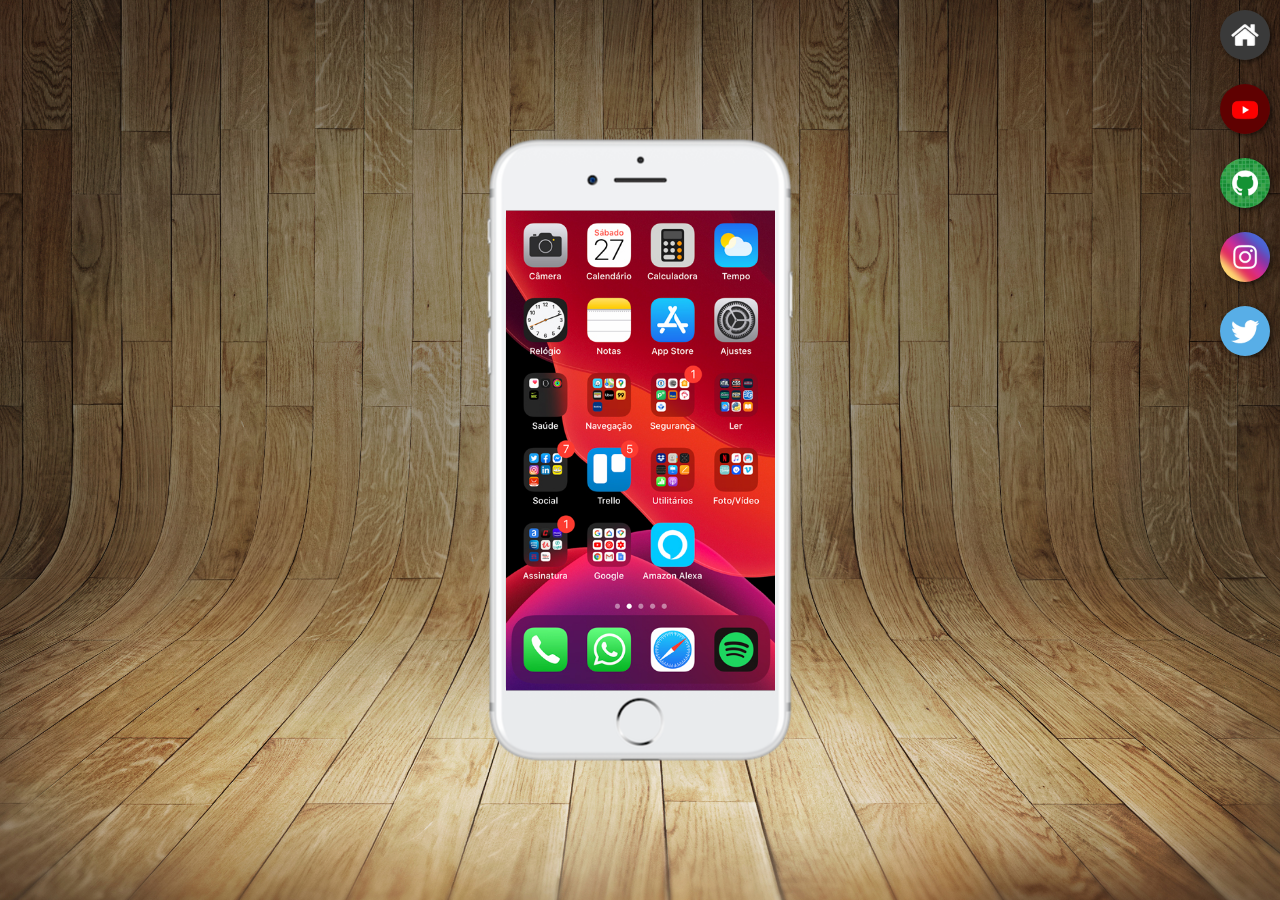
<file: index.html>
<!DOCTYPE html>
<html lang="pt-br">
<head>
    <meta charset="UTF-8">
    <meta name="viewport" content="width=device-width, initial-scale=1.0">
    <title>Pojeto Social</title>
    <link rel="stylesheet" href="assets/style.css">
    <link rel="shortcut icon" href="assets/pacote-d013/favicon.ico" type="image/x-icon">
</head>
<body>
    <main>
        <section id="telefone">
            <iframe src="home.html" name="iframe" id="iframe" frameborder="0">
                Seu navegador não é compatível
            </iframe>
        </section>
        <section id="redes-sociais">
            <a href="home.html" target="iframe"><img src="assets/pacote-d013/imagens/logo-home.jpg" alt="logo home"></a><br>
            <a href="youtube.html" target="iframe"><img src="assets/pacote-d013/imagens/logo-youtube.jpg" alt="logo youtube"></a><br>
            <a href="github.html" target="iframe"><img src="assets/pacote-d013/imagens/logo-github.jpg" alt="logo github"></a><br>
            <a href="instagram.html" target="iframe"><img src="assets/pacote-d013/imagens/logo-instagram.jpg" alt="logo instagram"></a><br>
            <a href="twitter.html" target="iframe"><img src="assets/pacote-d013/imagens/logo-twitter.jpg" alt="logo twitter"></a><br>
            
        </section>
    </main>
</body>
</html>
</file>
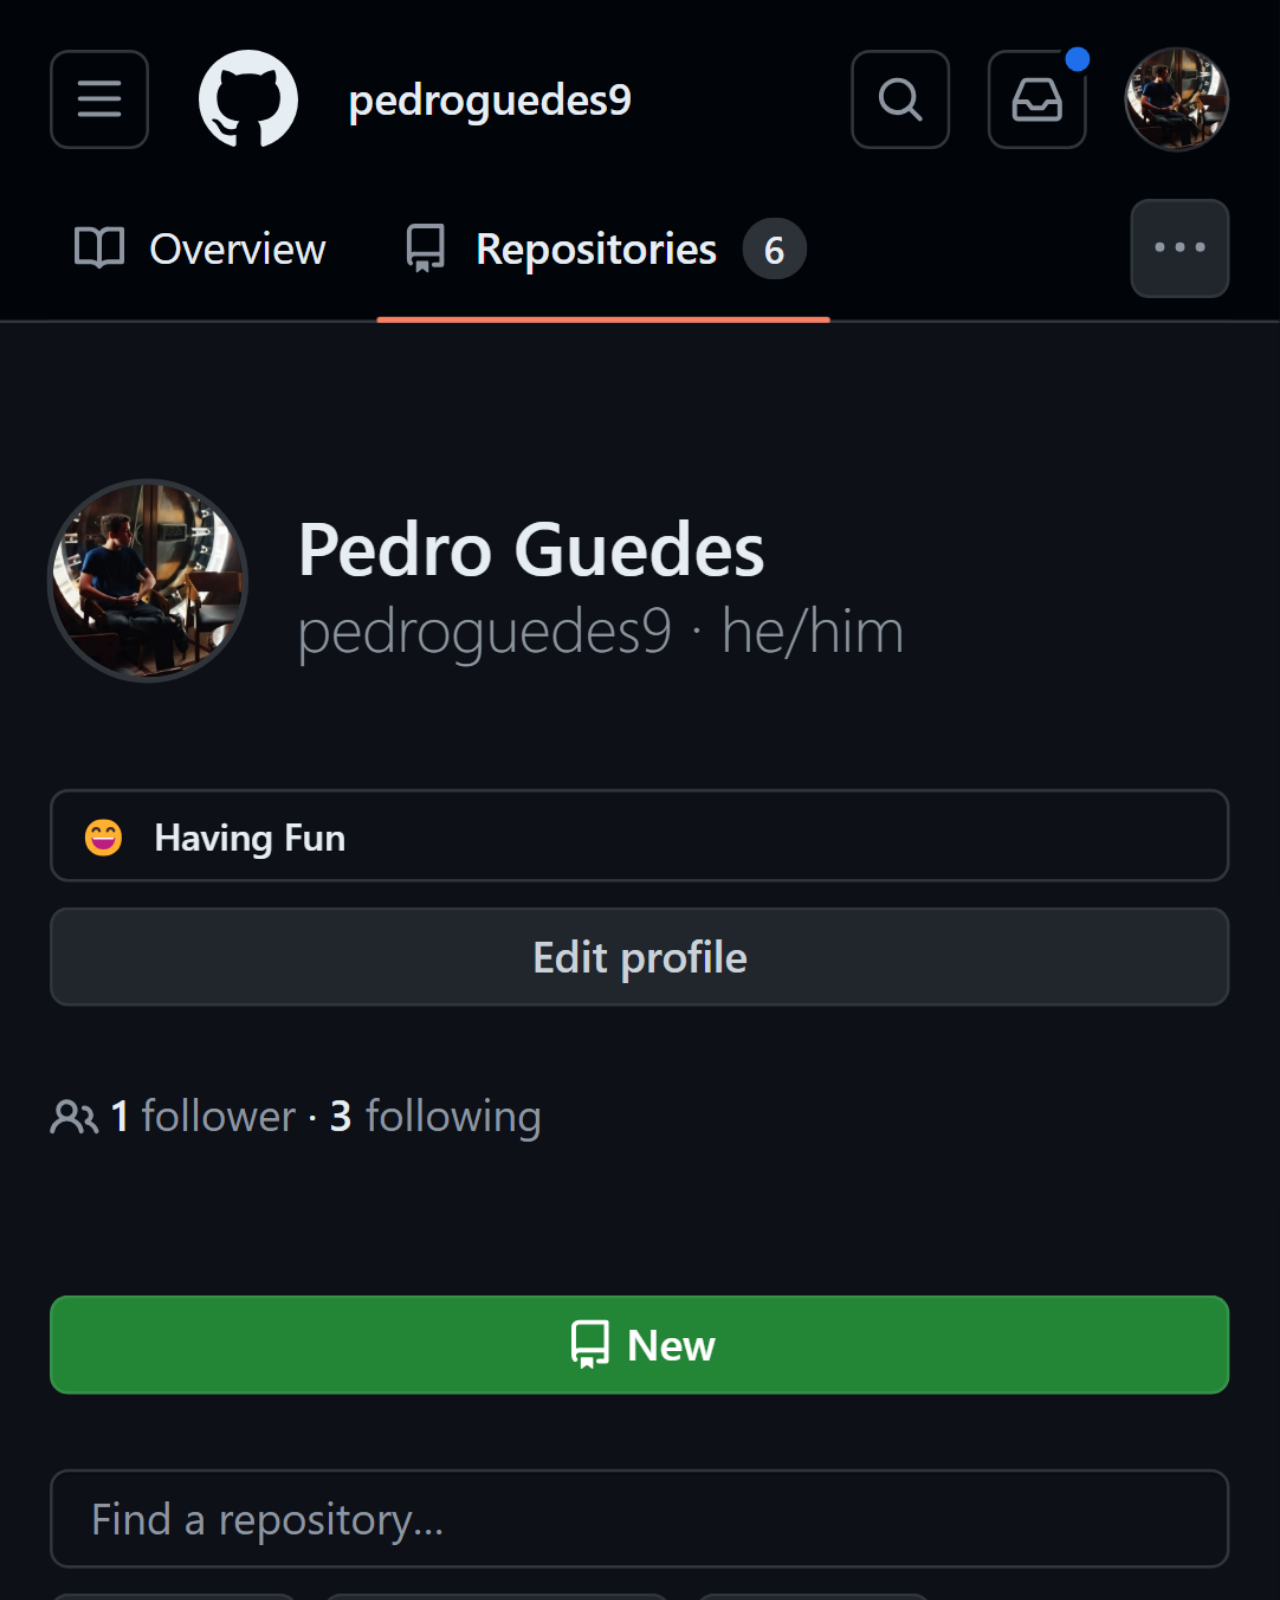
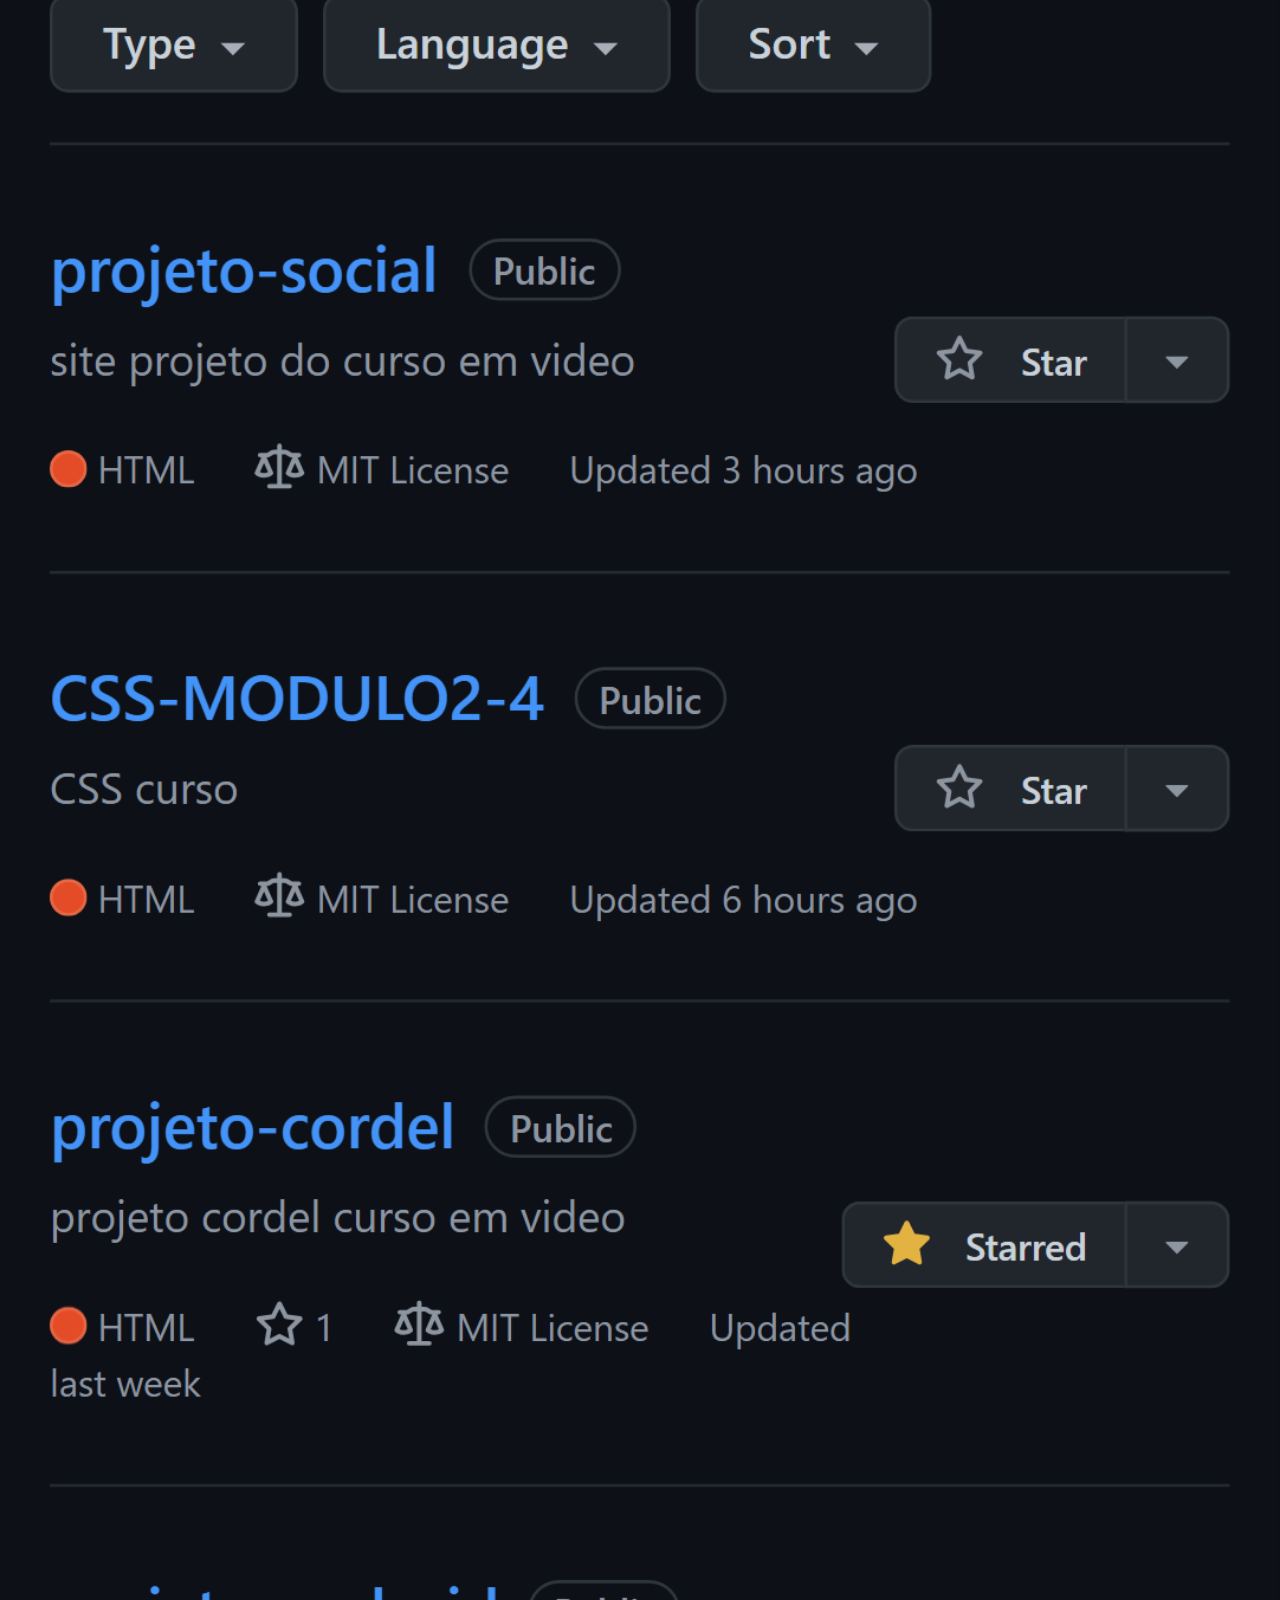
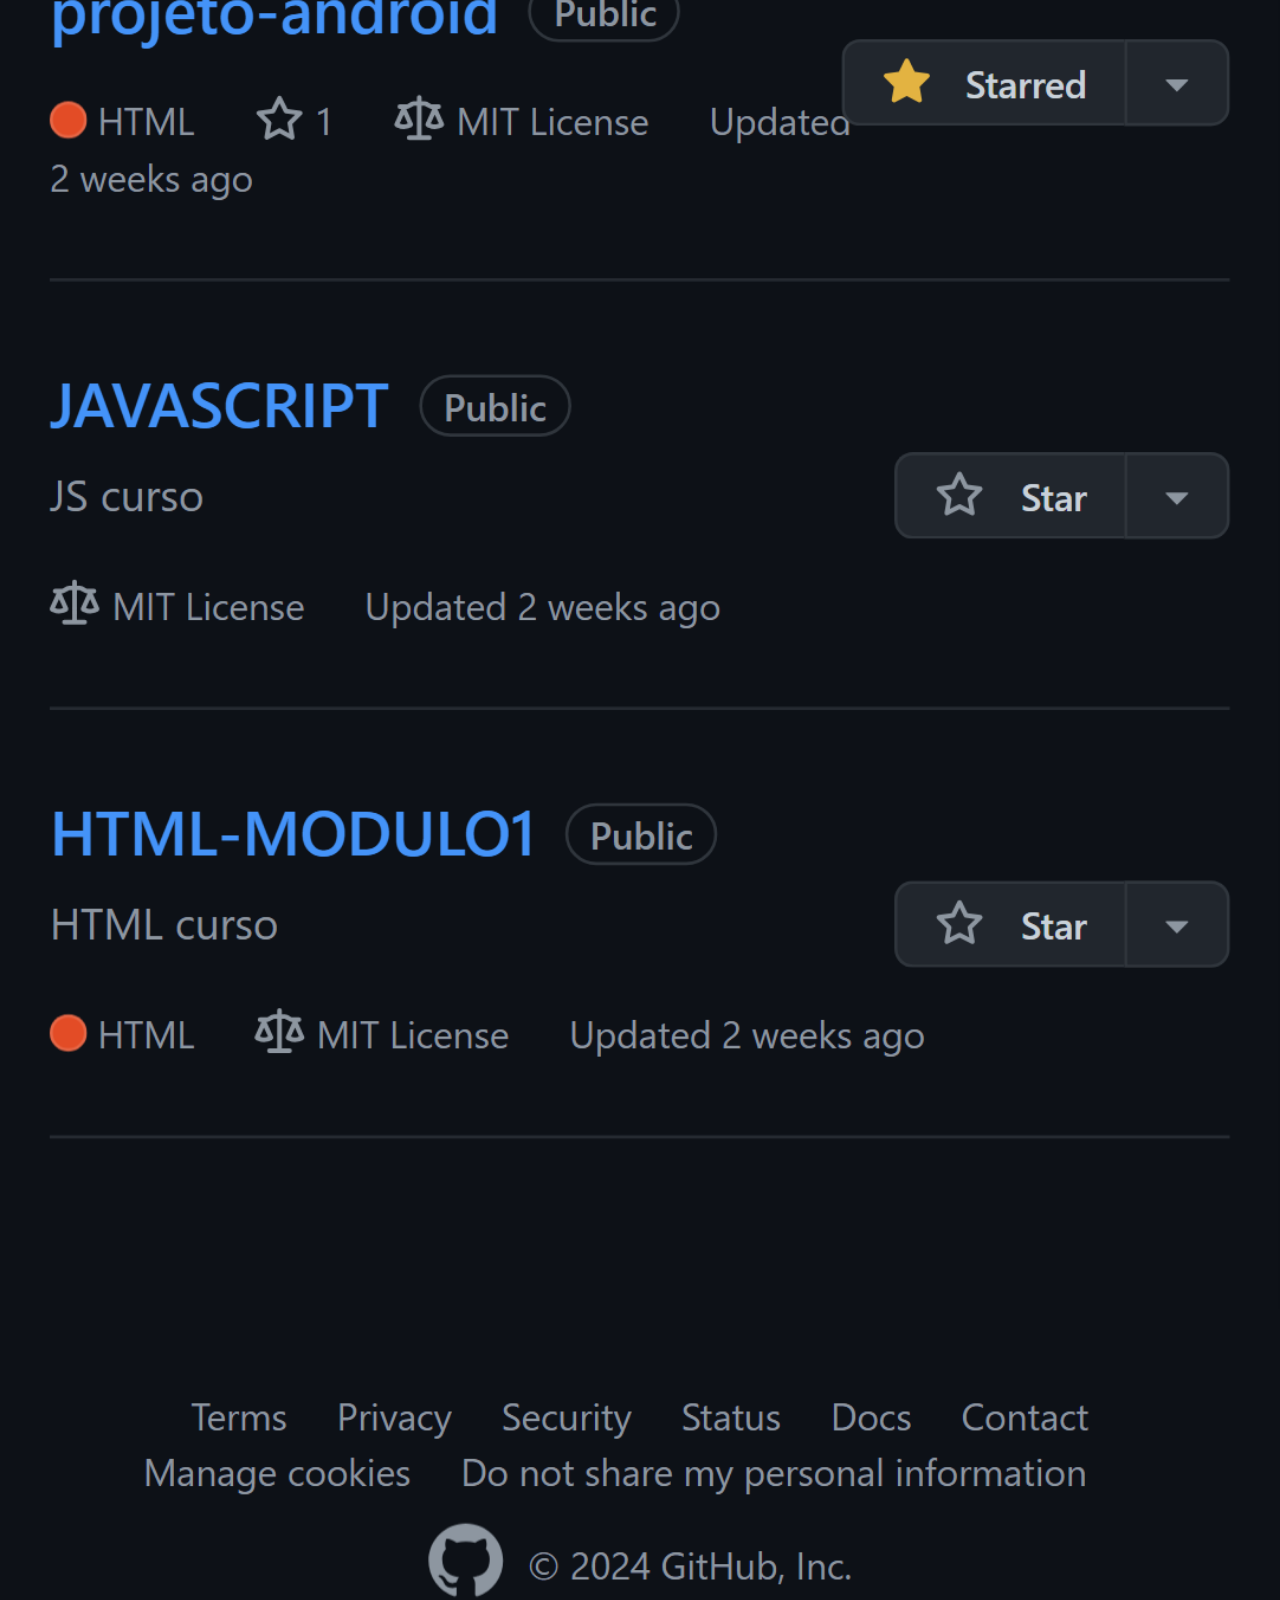
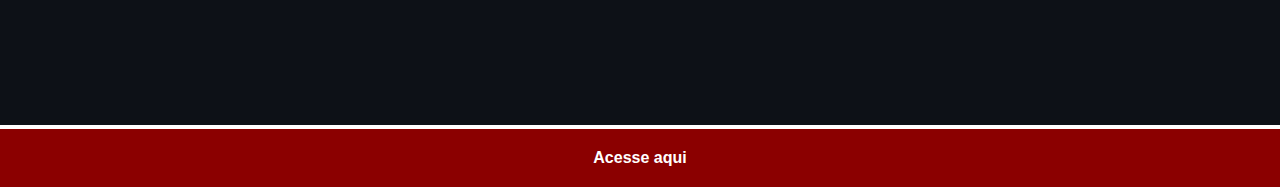
<file: github.html>
<!DOCTYPE html>
<html lang="pt-br">
<head>
    <meta charset="UTF-8">
    <meta name="viewport" content="width=device-width, initial-scale=1.0">
    <title>github page</title>
    <link rel="stylesheet" href="assets/social.css">
</head>
<body>
    <img src="assets/pacote-d013/imagens/tela-github.png" alt="imagem github">
    <a href="https://github.com/pedroguedes9" target="_blank">Acesse aqui</a>
</body>
</html>
</file>
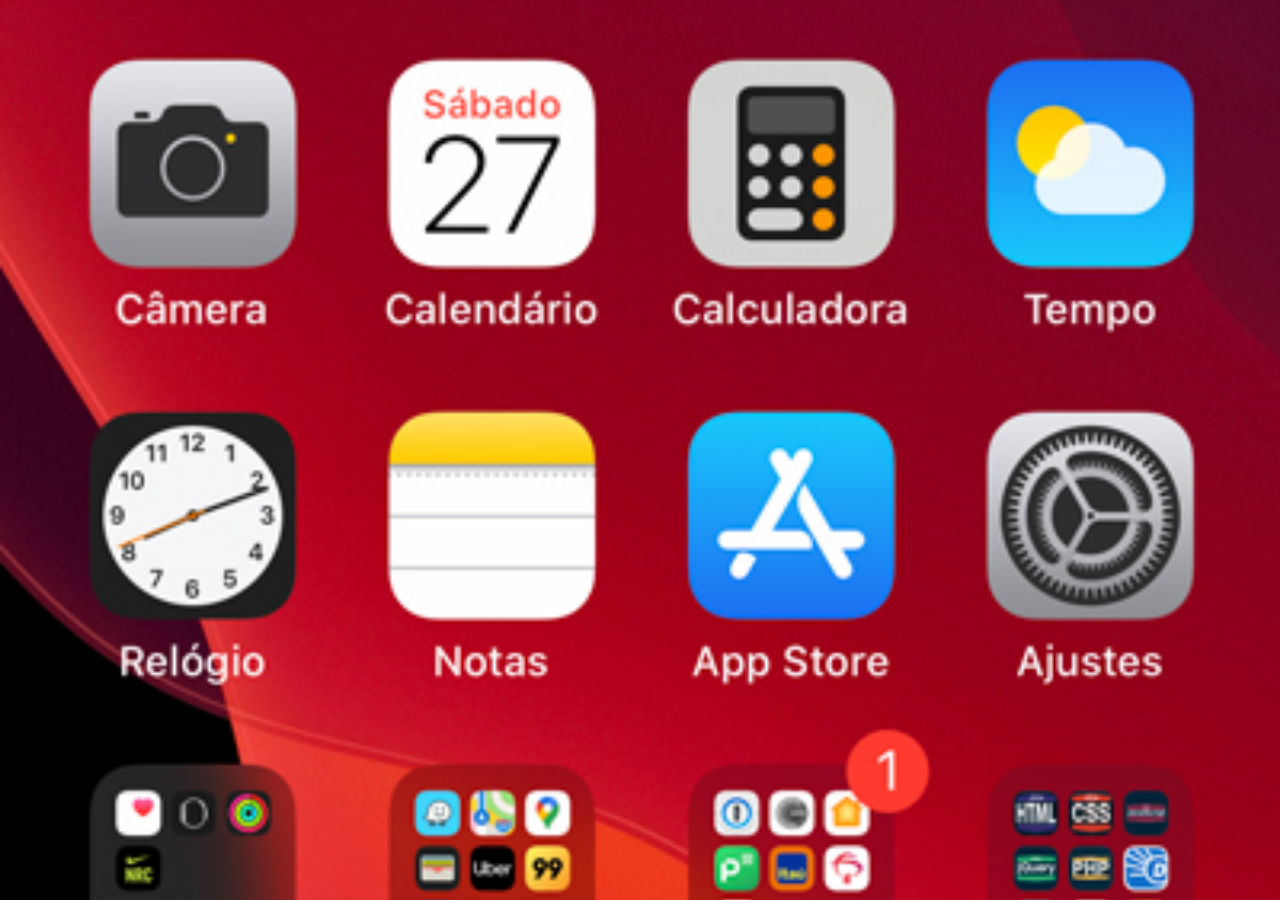
<file: home.html>
<!DOCTYPE html>
<html lang="pt-br">
<head>
    <meta charset="UTF-8">
    <meta name="viewport" content="width=device-width, initial-scale=1.0">
    <title>pagina icial do celular</title>
    <style>
        *{
            margin: 0px;
            padding: 0px;
        }
        body {
            height: 100vh;
            background-image: url(assets/pacote-d013/imagens/tela-home.jpg);
            background-color: black;
            background-repeat: no-repeat;
            background-size: cover;
            background-position: top center;
        }
    </style>
</head>
<body>
    
</body>
</html>
</file>
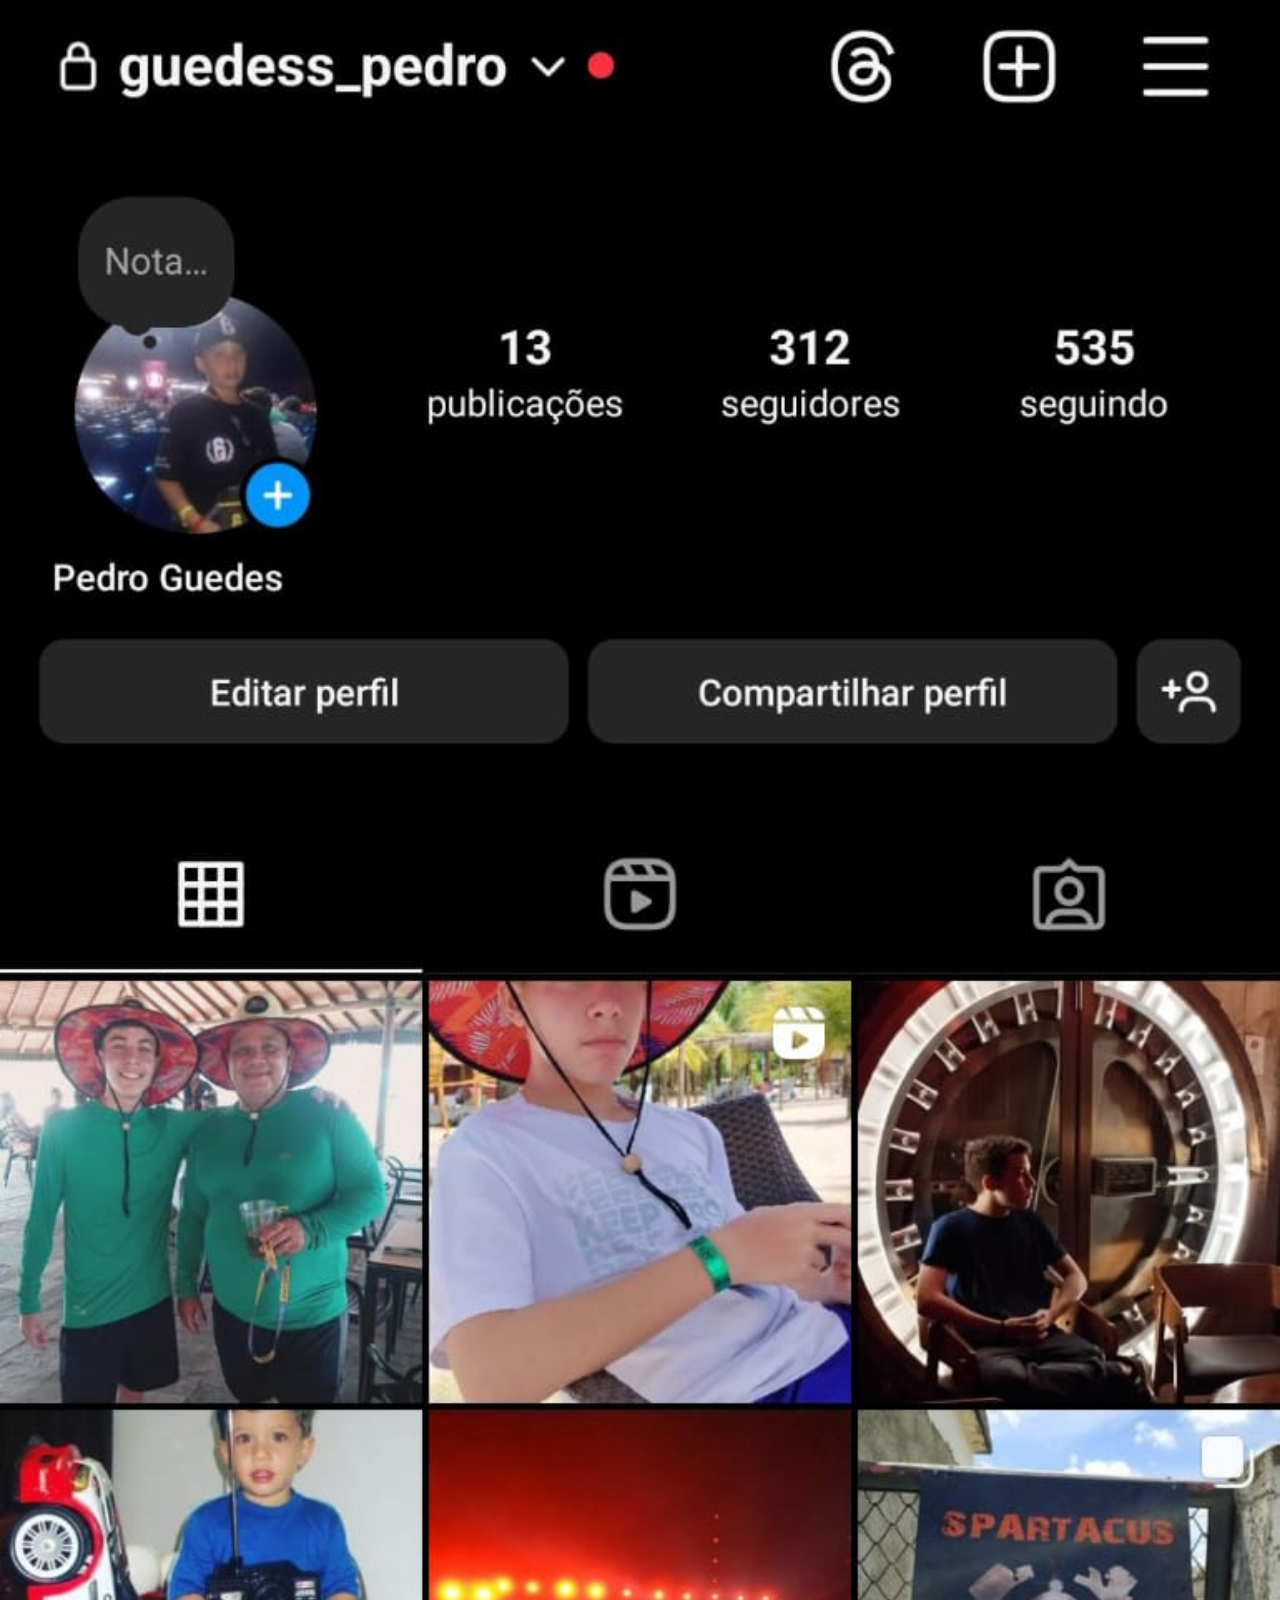
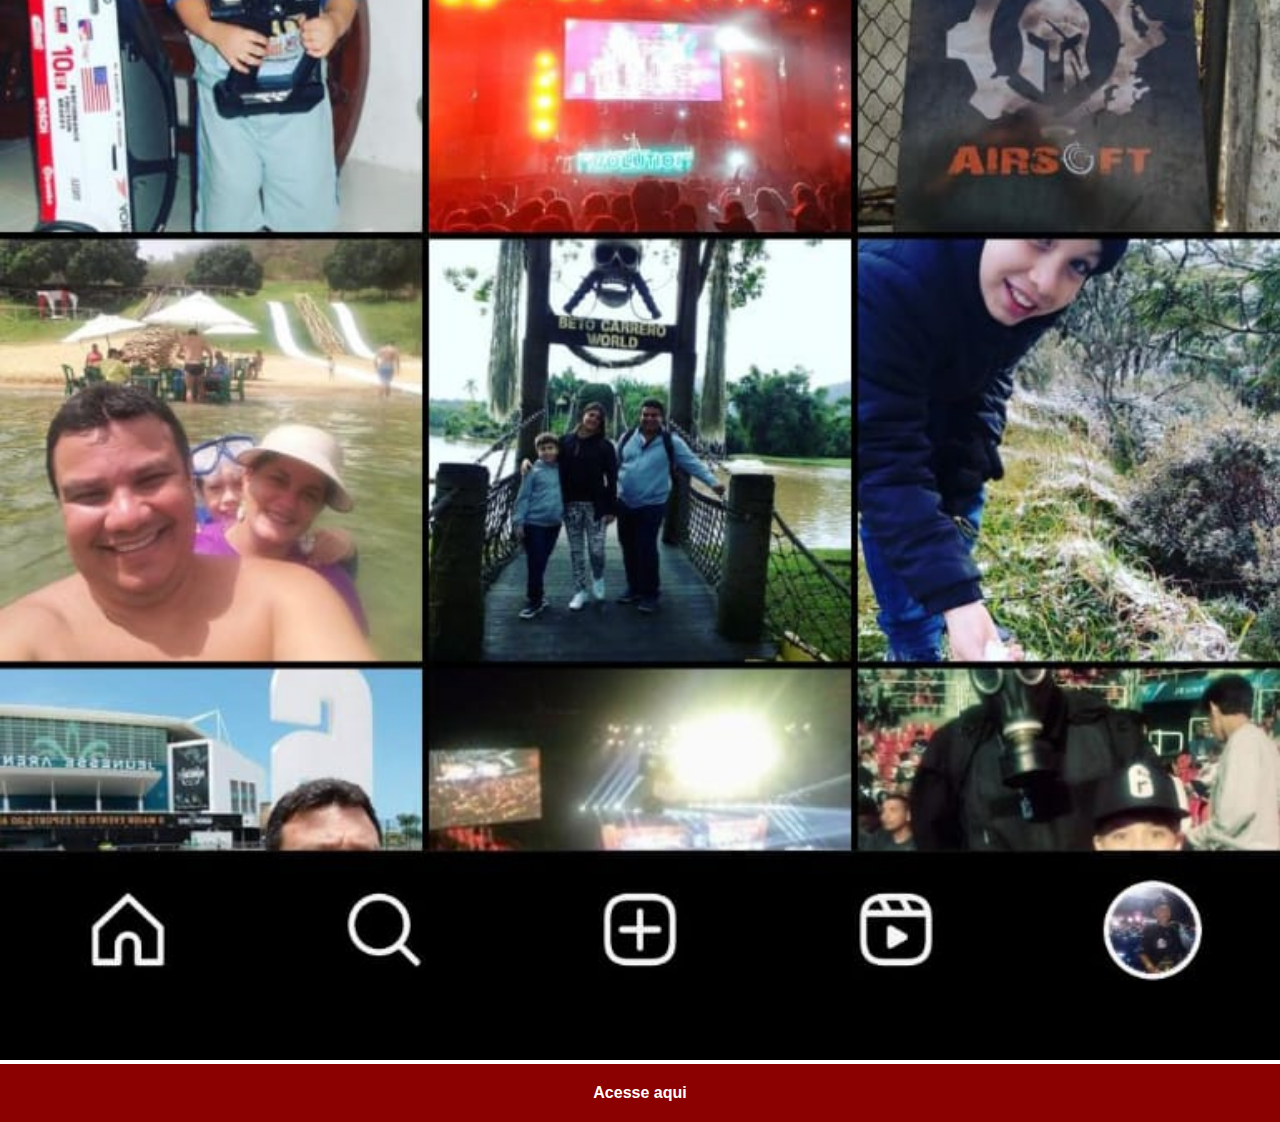
<file: instagram.html>
<!DOCTYPE html>
<html lang="pt-br">
<head>
    <meta charset="UTF-8">
    <meta name="viewport" content="width=device-width, initial-scale=1.0">
    <title>instagram page</title>
    <link rel="stylesheet" href="assets/social.css">
</head>
<body>
    <img src="assets/pacote-d013/imagens/tela-instagram.jpeg" alt="imagem instagram">
    <a href="#" target="_blank">Acesse aqui</a>
</body>
</html>
</file>
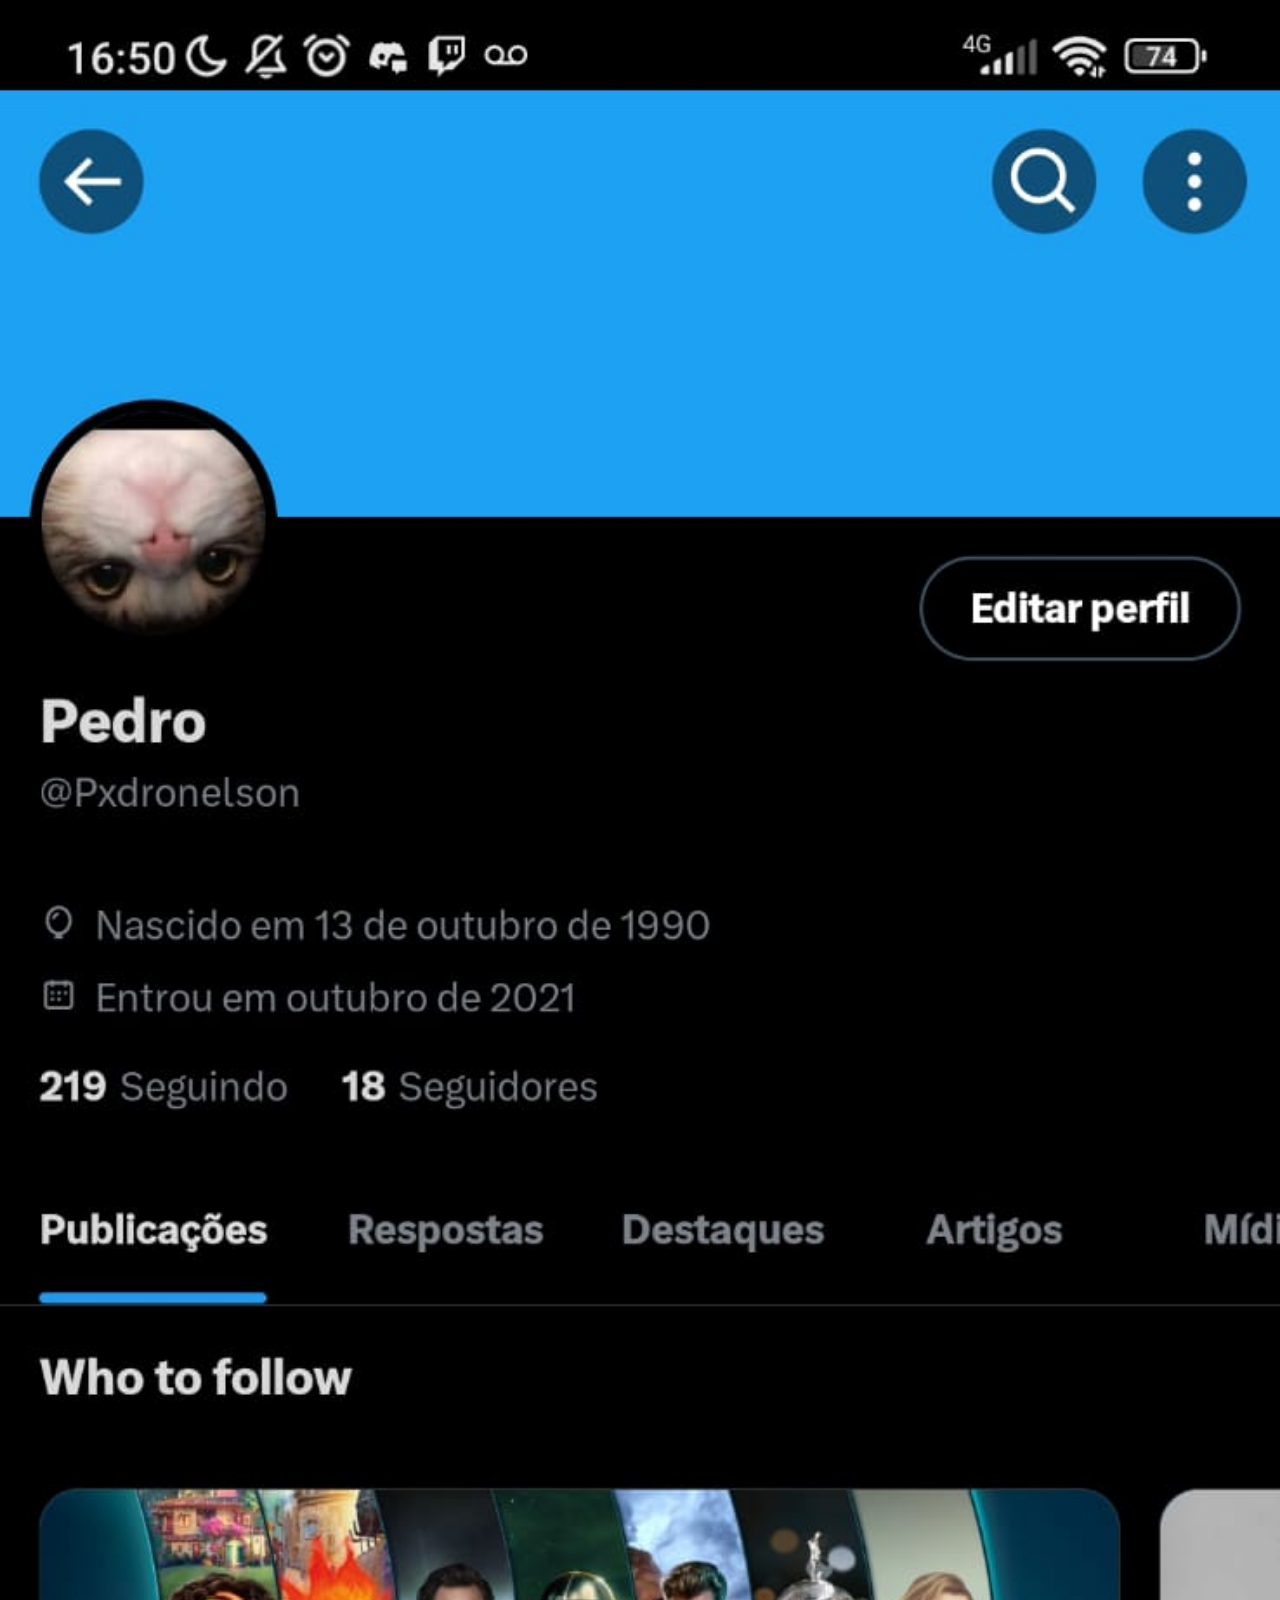
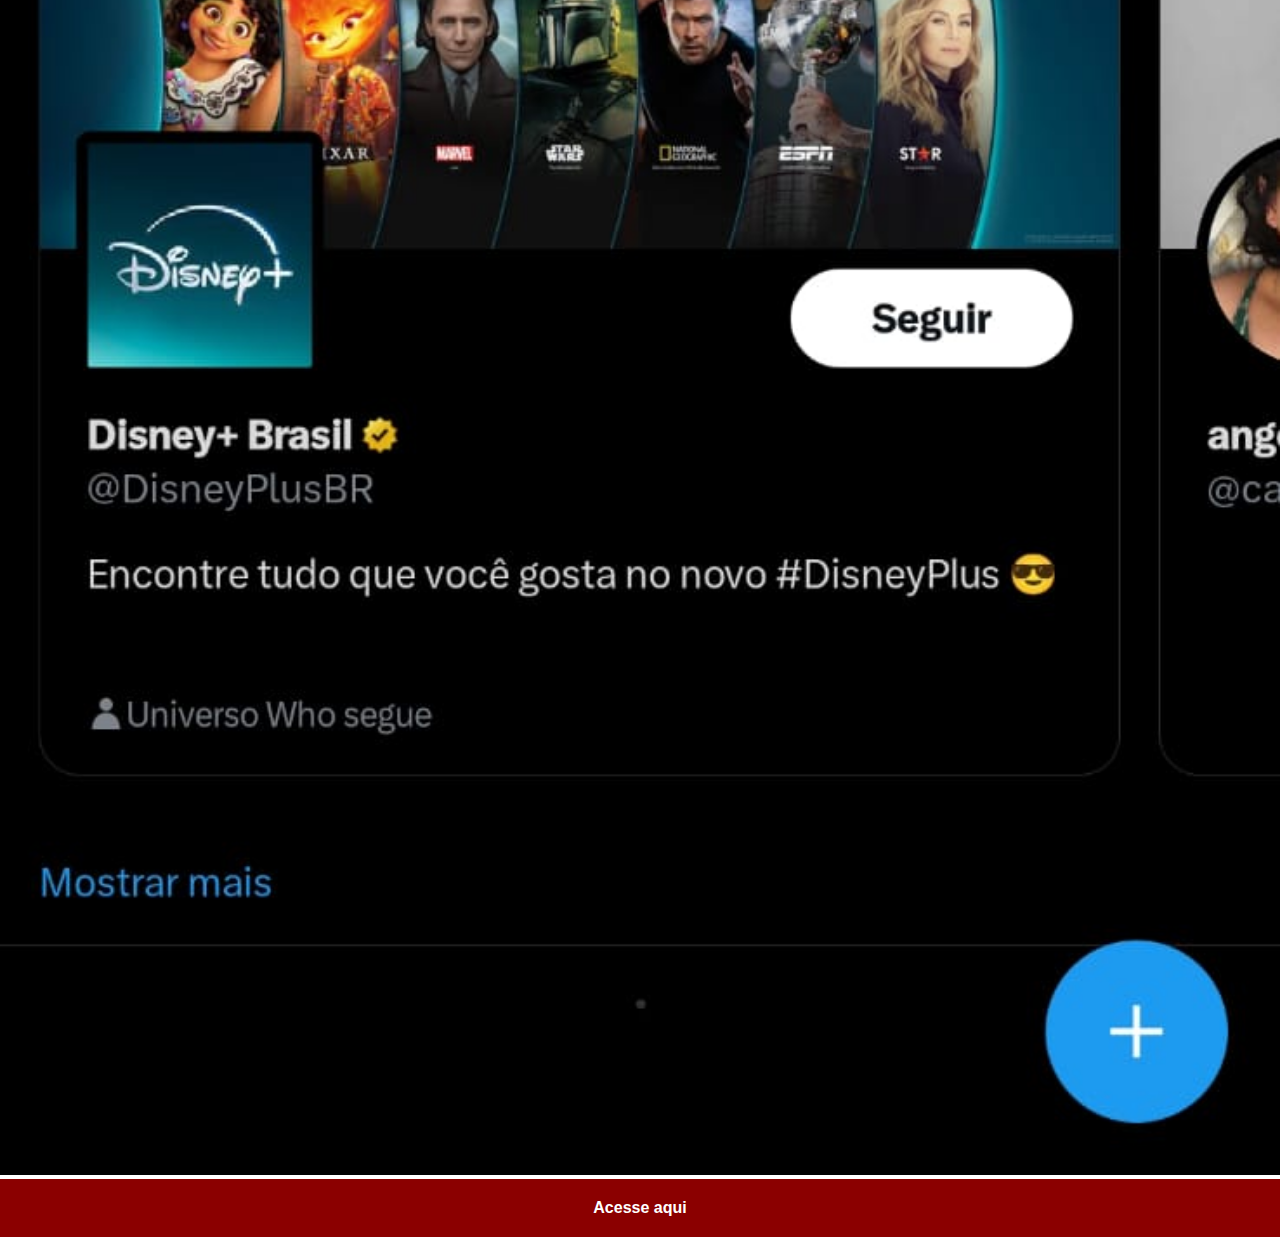
<file: twitter.html>
<!DOCTYPE html>
<html lang="pt-br">
<head>
    <meta charset="UTF-8">
    <meta name="viewport" content="width=device-width, initial-scale=1.0">
    <title>twitter page</title>
    <link rel="stylesheet" href="assets/social.css">
</head>
<body>
    <img src="assets/pacote-d013/imagens/tela-twitter.jpeg" alt="imagem twitter">
    <a href="https://x.com/Pxdronelson" target="_blank">Acesse aqui</a>
</body>
</html>
</file>
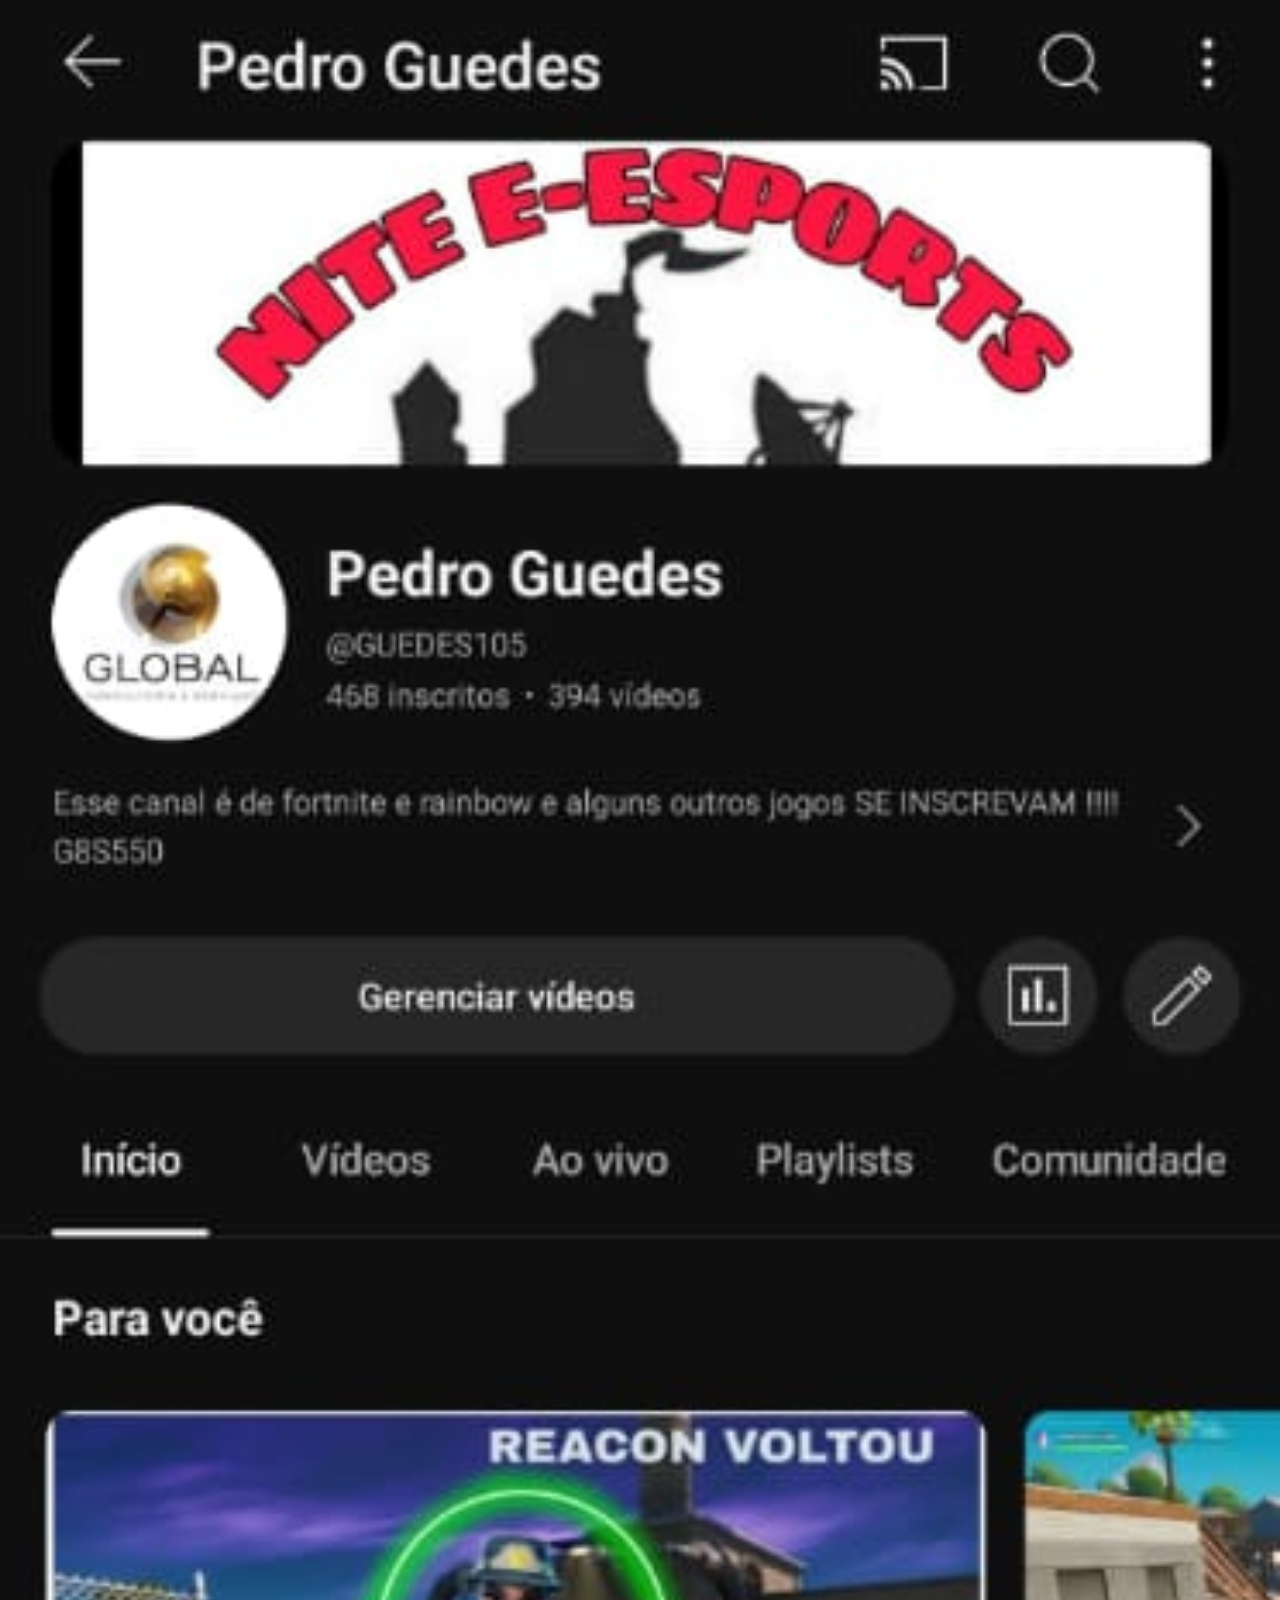
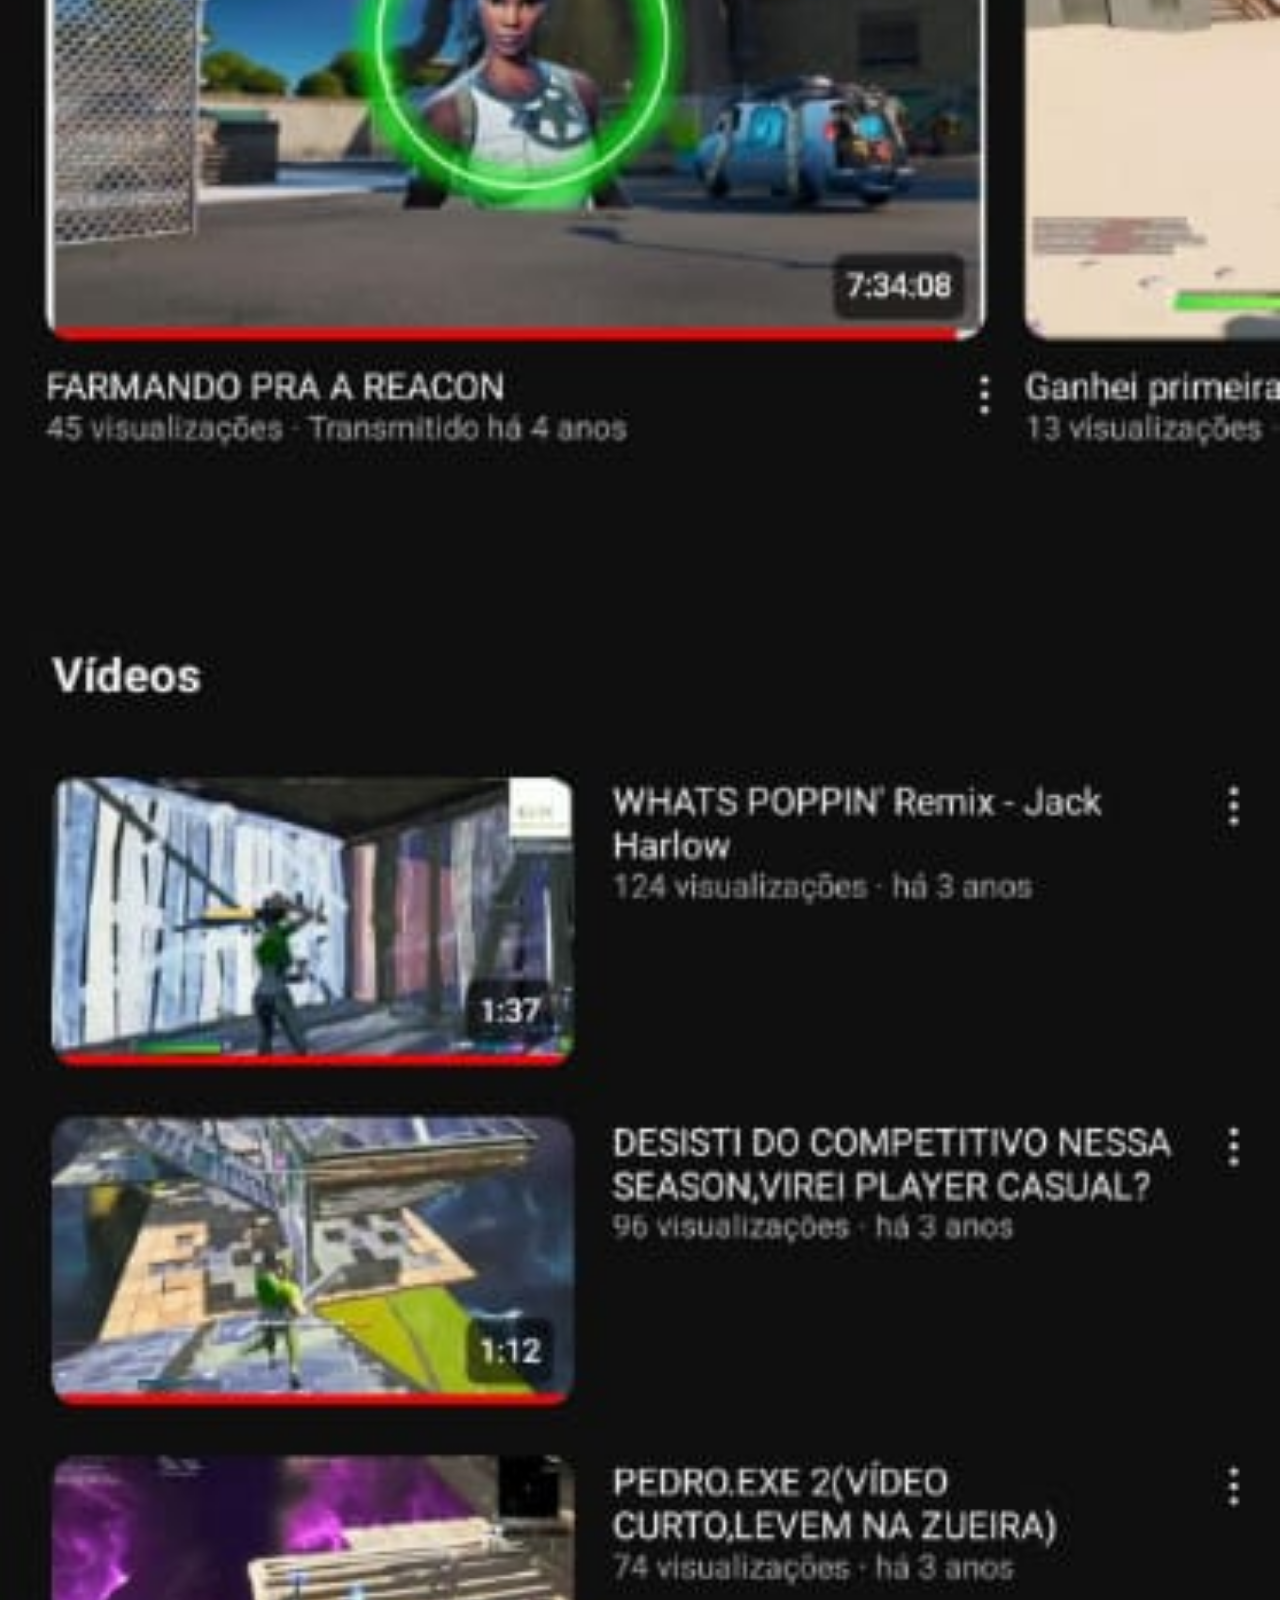
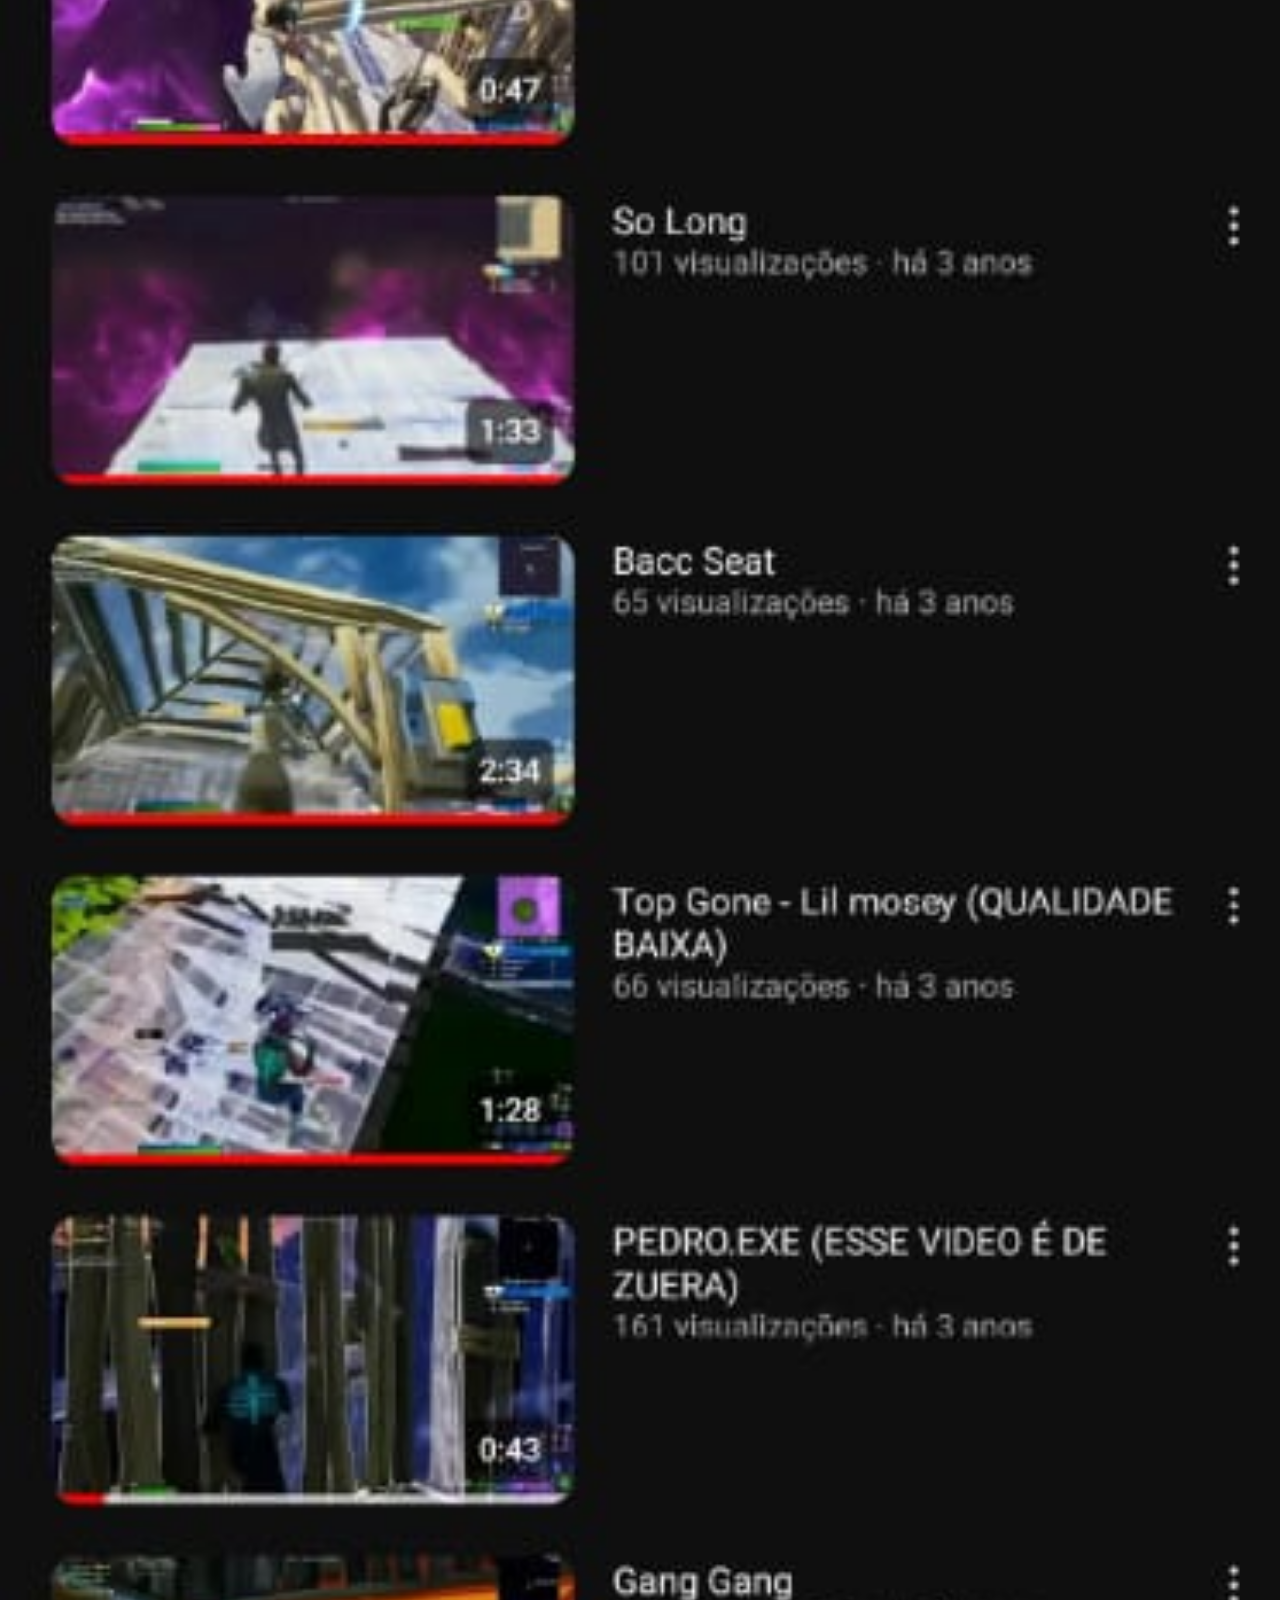
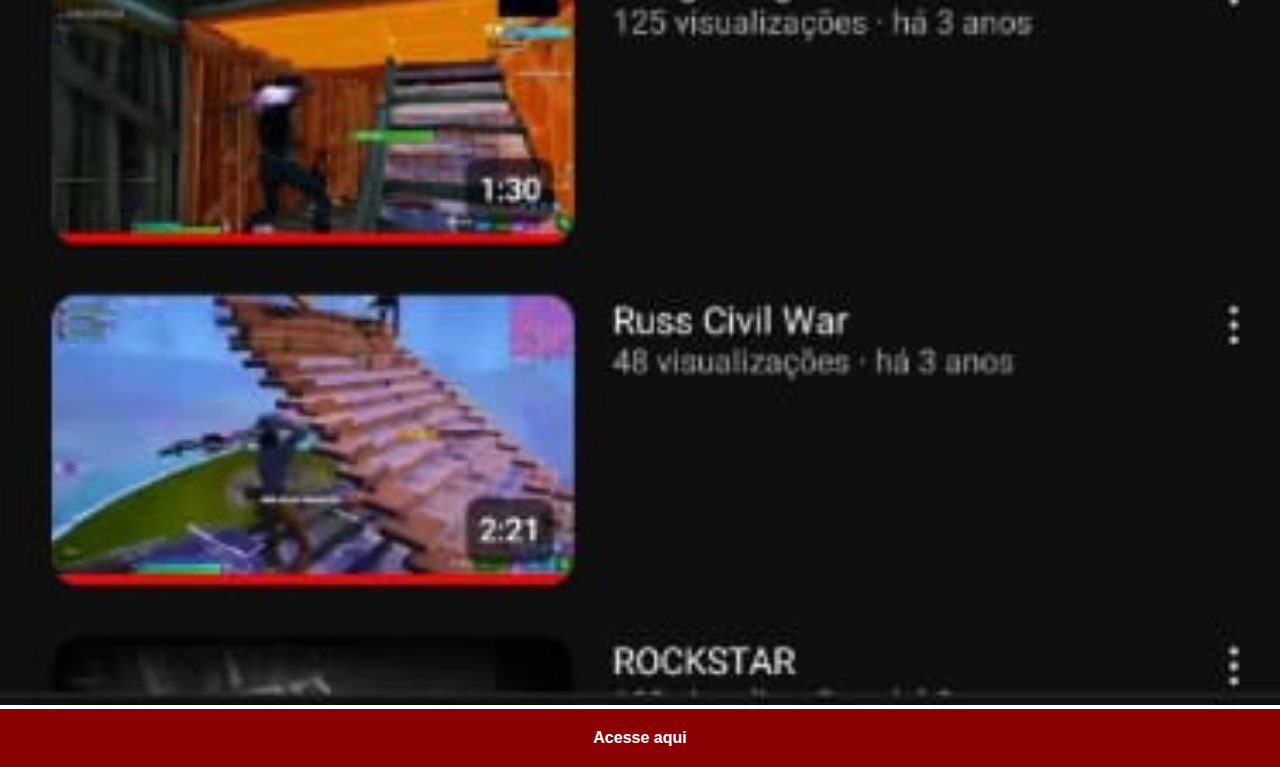
<file: youtube.html>
<!DOCTYPE html>
<html lang="pt-br">
<head>
    <meta charset="UTF-8">
    <meta name="viewport" content="width=device-width, initial-scale=1.0">
    <title>youtube page</title>
    <link rel="stylesheet" href="assets/social.css">
</head>
<body>
    <img src="assets/pacote-d013/imagens/tela-youtube.jpeg" alt="imagem youtube">
    <a href="https://www.youtube.com/@GUEDES105/videos" target="_blank">Acesse aqui</a>
</body>
</html>
</file>
<file: assets/style.css>
@charset "UTF-8";
*{
    margin: 0px;
    padding: 0px;
    font-family: Arial, Helvetica, sans-serif;
}

html , body {
    height: 100vh;
    background-color: black;
    background-image: url(pacote-d013/imagens/fundo-madeira.jpg);
    background-repeat: no-repeat;
    background-attachment: fixed;
    background-size: cover;
    background-position: center center;
}
main {
    height: 100vh;
    position: relative;
}
section#telefone {
    background-image: url(pacote-d013/imagens/frame-iphone.png);
    height: 627px;
    width: 311px;
    position: absolute;
    top: 50%;
    left: 50%;
    transform: translate(-50%, -50%);
}
iframe#iframe {
    position: relative;
    top: 50%;
    left: 50%;
    transform: translate(-50% , -50%);
    height: 480px;
    width: 269px;
}

section#redes-sociais {
    text-align: right;
}
section#redes-sociais img {
    width: 50px;
    border-radius: 50%;
    margin: 10px;
    box-shadow: 2px 2px 5px rgba(0, 0, 0, 0.548);
    box-sizing: border-box;
}
section#redes-sociais img:hover{
    transform: translate(-2px, -1px);
    transition: transform .5s, border .2s;
    border: 1px solid white;
    box-shadow: 5px 5px 10px rgba(0, 0, 0, 0.589);
}
</file>
<file: assets/social.css>
* {
    margin: 0px;
    padding: 0px;
    font-family: Arial, Helvetica, sans-serif;
}
img {
    width: 100%;
}
a {
    background-color: darkred;
    padding: 20px;
    display: block;
    text-align: center;
    font-weight: bolder;
    text-decoration: none;
    color: white;
}
::-webkit-scrollbar {
    height: 0px;
    width: 0px;
}
a:hover {
    background-color: red;
}
</file>
